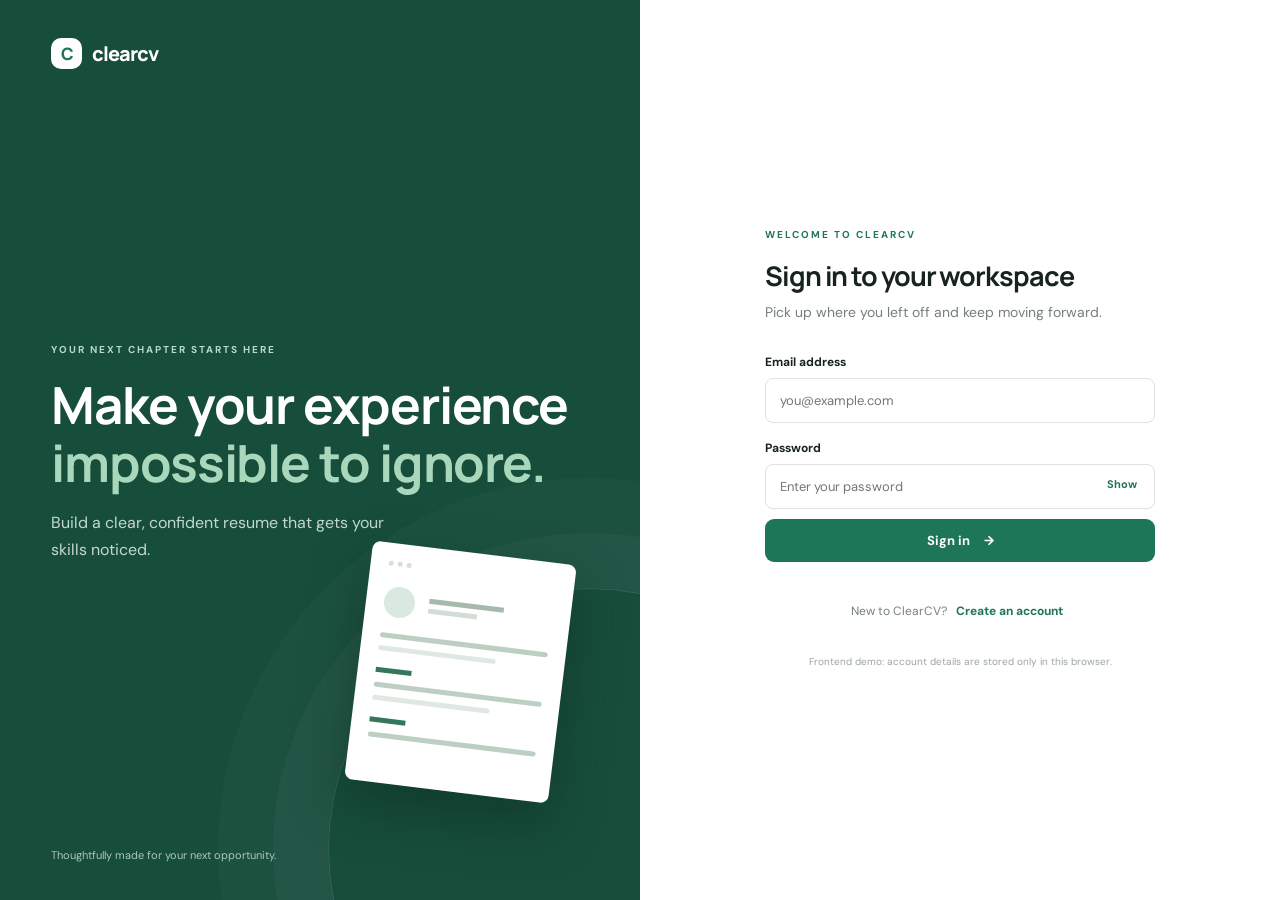
<file: ClearCV_Resume_Builder/index.html>
<!DOCTYPE html>
<html lang="en">
<head>
  <meta charset="UTF-8"><meta name="viewport" content="width=device-width, initial-scale=1.0">
  <title>ClearCV — Resume Builder</title><link rel="stylesheet" href="assets/styles.css">
</head>
<body class="auth-page">
  <main class="auth-shell">
    <section class="auth-brand">
      <a class="brand light" href="index.html"><span class="brand-mark">C</span> clearcv</a>
      <div class="brand-copy">
        <span class="eyebrow">YOUR NEXT CHAPTER STARTS HERE</span>
        <h1>Make your experience<br><em>impossible to ignore.</em></h1>
        <p>Build a clear, confident resume that gets your skills noticed.</p>
      </div>
      <div class="mini-resume">
        <div class="mini-top"><span></span><span></span><span></span></div>
        <div class="mini-profile"><b></b><div><i></i><i></i></div></div>
        <div class="mini-line wide"></div><div class="mini-line"></div>
        <div class="mini-section"></div><div class="mini-line wide"></div><div class="mini-line"></div>
        <div class="mini-section"></div><div class="mini-line wide"></div>
      </div>
      <span class="auth-foot">Thoughtfully made for your next opportunity.</span>
    </section>
    <section class="auth-panel">
      <div class="auth-card">
        <div class="mobile-brand"><a class="brand" href="index.html"><span class="brand-mark">C</span> clearcv</a></div>
        <span class="eyebrow">WELCOME TO CLEARCV</span>
        <h2 id="auth-title">Sign in to your workspace</h2>
        <p class="muted" id="auth-subtitle">Pick up where you left off and keep moving forward.</p>
        <form id="auth-form">
          <label for="name" id="name-label" class="hidden">Full name</label>
          <input id="name" class="hidden" type="text" placeholder="Your full name" autocomplete="name">
          <label for="email">Email address</label>
          <input id="email" type="email" placeholder="you@example.com" required autocomplete="email">
          <label for="password">Password</label>
          <div class="password-wrap"><input id="password" type="password" placeholder="Enter your password" required minlength="4" autocomplete="current-password"><button type="button" class="show-password" id="toggle-password">Show</button></div>
          <button class="btn btn-primary full" id="auth-submit" type="submit">Sign in <span>→</span></button>
          <p class="form-error" id="auth-error" role="alert"></p>
        </form>
        <div class="auth-switch"><span id="switch-copy">New to ClearCV?</span> <button id="switch-mode" type="button">Create an account</button></div>
        <p class="demo-note">Frontend demo: account details are stored only in this browser.</p>
      </div>
    </section>
  </main>
  <script src="assets/app.js"></script>
</body></html>
</file>
<file: ClearCV_Resume_Builder/assets/styles.css>
@import url('https://fonts.googleapis.com/css2?family=DM+Sans:wght@400;500;600;700&family=Manrope:wght@400;500;600;700;800&display=swap');
:root{--ink:#17231f;--muted:#748079;--green:#1e7658;--green-dark:#15563f;--mint:#e8f2ed;--line:#e5eae6;--paper:#fff;--bg:#f6f8f6;--gold:#d9a85b}
*{box-sizing:border-box}body{margin:0;font-family:'DM Sans',sans-serif;color:var(--ink);background:var(--bg)}a{color:inherit;text-decoration:none}button,input,textarea{font:inherit}button{cursor:pointer}.brand{display:inline-flex;align-items:center;gap:10px;font:800 20px Manrope,sans-serif;letter-spacing:-1px}.brand-mark{display:grid;place-items:center;width:31px;height:31px;border-radius:10px;background:var(--green);color:#fff;font:800 17px Manrope}.brand.light{color:white}.brand.light .brand-mark{background:#fff;color:var(--green)}.eyebrow{font-size:10px;letter-spacing:2px;font-weight:700;color:var(--green)}h1,h2,h3,p{margin-top:0}h1,h2,h3{font-family:Manrope,sans-serif;letter-spacing:-1.1px}h1{font-size:clamp(30px,4vw,43px);line-height:1.14;margin:12px 0}h1 em{font-style:normal;color:var(--green)}h2{font-size:24px;margin-bottom:8px}.muted{color:var(--muted);font-size:14px;line-height:1.6}.btn{border:1px solid transparent;border-radius:9px;padding:12px 17px;font-weight:700;font-size:13px;display:inline-flex;align-items:center;justify-content:center;gap:14px;transition:.2s}.btn-primary{background:var(--green);color:#fff}.btn-primary:hover{background:var(--green-dark);transform:translateY(-1px)}.btn-outline{border-color:#cfd9d2;background:#fff;color:var(--ink)}.btn-outline:hover{border-color:var(--green);color:var(--green)}.full{width:100%;margin-top:10px}.hidden{display:none!important}
/* authentication */.auth-page{background:#fff;min-height:100vh}.auth-shell{min-height:100vh;display:grid;grid-template-columns:1fr 1fr}.auth-brand{background:#174d3b;position:relative;overflow:hidden;padding:38px 8%;color:#fff;display:flex;flex-direction:column}.auth-brand:after{content:"";position:absolute;width:520px;height:520px;border:1px solid #ffffff20;border-radius:50%;right:-210px;bottom:-210px;box-shadow:0 0 0 55px #ffffff08,0 0 0 110px #ffffff06}.brand-copy{margin:auto 0;position:relative;z-index:1}.brand-copy .eyebrow{color:#b9d9c9}.brand-copy h1{font-size:clamp(35px,4vw,54px);color:#fff;line-height:1.12;margin:18px 0}.brand-copy h1 em{color:#a9d7bc}.brand-copy p{color:#c5d8ce;max-width:350px;line-height:1.7}.mini-resume{position:absolute;right:12%;bottom:12%;width:205px;height:240px;background:#fff;border-radius:8px;padding:18px;transform:rotate(7deg);box-shadow:0 22px 50px #0c2c2280;z-index:1}.mini-top{display:flex;gap:4px;margin-bottom:20px}.mini-top span{width:5px;height:5px;border-radius:50%;background:#d5e1d9}.mini-profile{display:flex;align-items:center;gap:9px;margin-bottom:16px}.mini-profile>b{width:31px;height:31px;border-radius:50%;background:#d9e9df}.mini-profile i{display:block;width:75px;height:5px;background:#a6b9ac;margin:5px}.mini-profile i+ i{width:49px;background:#d3ddd6}.mini-line{height:5px;width:70%;background:#e0e8e2;margin:8px 0;border-radius:3px}.mini-line.wide{width:100%;background:#bdcfc3}.mini-section{width:36px;height:5px;background:#34775a;margin:17px 0 10px}.auth-foot{font-size:11px;color:#a9c8b8;position:relative;z-index:1}.auth-panel{display:grid;place-items:center;padding:40px 7%}.auth-card{width:min(100%,390px)}.auth-card h2{font-size:27px;margin:14px 0 7px}.auth-card form{margin-top:30px}.auth-card label,.field label{display:block;font-size:12px;font-weight:700;margin:17px 0 8px}.auth-card input,.field input,.field textarea{width:100%;border:1px solid #dce4de;background:#fff;border-radius:8px;padding:13px 14px;outline:none;color:var(--ink);font-size:13px;transition:.2s}.auth-card input:focus,.field input:focus,.field textarea:focus{border-color:var(--green);box-shadow:0 0 0 3px #1e765814}.password-wrap{position:relative}.password-wrap input{padding-right:60px}.show-password{position:absolute;right:12px;top:12px;border:0;background:none;color:var(--green);font-size:11px;font-weight:700}.auth-switch{text-align:center;font-size:12px;color:var(--muted);margin-top:24px}.auth-switch button,.text-button{border:0;background:none;color:var(--green);font-weight:700;font-size:12px}.demo-note{font-size:10px;color:#9aa59e;text-align:center;margin-top:35px}.form-error{font-size:12px;color:#b83d3d;min-height:16px}.mobile-brand{display:none}
/* app */.topbar{height:72px;background:#fff;border-bottom:1px solid var(--line);display:flex;align-items:center;padding:0 5.5%;gap:65px}.topbar nav{display:flex;gap:28px;height:100%;align-items:center}.topbar nav a{height:100%;display:flex;align-items:center;font-size:12px;color:var(--muted);position:relative}.topbar nav a.active{color:var(--green);font-weight:700}.topbar nav a.active:after{content:"";position:absolute;bottom:0;left:0;right:0;height:2px;background:var(--green)}.top-actions{margin-left:auto;display:flex;align-items:center;gap:20px}.user-chip{background:var(--mint);padding:8px 12px;border-radius:30px;color:var(--green);font-size:11px;font-weight:700}.save-status{font-size:11px;color:var(--green)}.dashboard-wrap,.builder-wrap,.preview-wrap{max-width:1160px;margin:0 auto;padding:54px 30px}.welcome-row{display:flex;justify-content:space-between;align-items:center;gap:25px}.welcome-row h1{max-width:650px}.welcome-row .muted{margin-bottom:0}.stats-row{display:grid;grid-template-columns:repeat(3,1fr);gap:14px;margin:38px 0 52px}.stat-card{background:#fff;border:1px solid var(--line);border-radius:12px;padding:20px 22px}.stat-card span{display:block;color:#8a968e;font-size:9px;letter-spacing:1.5px;font-weight:700;margin-bottom:12px}.stat-card strong{font:700 23px Manrope}.stat-card .stat-next{font-size:15px;color:var(--green)}.section-heading{display:flex;align-items:end;justify-content:space-between;margin-bottom:18px}.section-heading h2{font-size:21px;margin:0 0 5px}.section-heading p{margin:0}.subtle-link{font-size:12px;color:var(--green);font-weight:700}.resume-grid{display:grid;grid-template-columns:repeat(3,1fr);gap:18px}.new-resume-card,.resume-card{background:#fff;border:1px solid var(--line);border-radius:12px;min-height:220px;overflow:hidden}.new-resume-card a{display:flex;flex-direction:column;align-items:center;justify-content:center;text-align:center;height:220px;padding:25px}.plus-circle{width:43px;height:43px;border-radius:50%;display:grid;place-items:center;background:var(--mint);color:var(--green);font-size:25px;margin-bottom:15px}.new-resume-card b{font-size:13px}.new-resume-card small{color:var(--muted);font-size:11px;margin-top:7px;max-width:190px;line-height:1.5}.resume-card{padding:17px}.resume-thumb{height:125px;background:#f3f6f3;border-radius:7px;padding:18px 23px;display:flex;flex-direction:column;gap:7px}.resume-thumb b{height:7px;width:45%;background:#7d9c88;margin-bottom:7px}.resume-thumb i{height:4px;width:90%;background:#d0ddd3}.resume-thumb i:nth-child(3){width:65%}.resume-meta{display:flex;justify-content:space-between;align-items:center;margin-top:15px}.resume-meta b{font-size:12px}.resume-meta small{display:block;color:var(--muted);font-size:10px;margin-top:4px}.resume-meta a{font-size:11px;color:var(--green);font-weight:700}
/* builder */.builder-wrap{padding-top:35px}.builder-heading{display:flex;align-items:end;justify-content:space-between;margin-bottom:32px}.builder-heading h1{font-size:35px;margin:10px 0 5px}.builder-heading p{margin:0}.back-link{font-size:11px;color:var(--green);font-weight:700}.builder-actions{display:flex;gap:9px}.editor-layout{display:grid;grid-template-columns:245px 1fr;gap:24px;align-items:start}.editor-sidebar{background:#fff;border:1px solid var(--line);border-radius:12px;padding:12px;position:sticky;top:20px}.side-step{display:flex;gap:12px;padding:14px 9px;border-radius:8px;align-items:flex-start}.side-step.active{background:var(--mint)}.side-step>span{font:700 11px Manrope;color:var(--green);padding-top:2px}.side-step b{display:block;font-size:11px}.side-step small{display:block;color:var(--muted);font-size:10px;margin-top:5px}.tip-box{margin:16px 5px 4px;padding:14px;background:#f8f6f0;border-radius:8px}.tip-box b{font-size:11px}.tip-box p{font-size:10px;line-height:1.5;color:#7d7b70;margin:6px 0 0}.form-panel{background:#fff;border:1px solid var(--line);border-radius:12px;padding:30px 34px}.form-section{padding-bottom:28px;margin-bottom:27px;border-bottom:1px solid var(--line)}.form-section:last-of-type{border:0;margin-bottom:0}.form-section-head{display:flex;gap:13px;align-items:flex-start;margin-bottom:19px}.section-number{width:29px;height:29px;display:grid;place-items:center;border-radius:8px;background:var(--mint);color:var(--green);font:700 11px Manrope}.form-section-head h2{font-size:17px;margin:0 0 4px}.form-section-head p{font-size:11px;margin:0}.field-grid{display:grid;grid-template-columns:1fr 1fr;gap:0 18px}.field.full-field{grid-column:1/-1}.field label{margin:11px 0 7px}.field input,.field textarea{font-size:12px;padding:12px}.field textarea{resize:vertical;line-height:1.6}.form-bottom{display:flex;justify-content:space-between;align-items:center;padding-top:22px;border-top:1px solid var(--line)}.form-bottom .muted{font-size:10px;margin:0}
/* preview */.preview-wrap{max-width:1000px;padding-top:35px}.preview-toolbar{display:flex;align-items:end;justify-content:space-between;margin-bottom:24px}.preview-toolbar h1{font-size:33px;margin:8px 0 0}.resume-paper{background:#fff;max-width:790px;min-height:950px;margin:0 auto;padding:62px 70px;box-shadow:0 12px 45px #20352b12;border:1px solid #edf0ed}.paper-header{border-bottom:2px solid var(--green);padding-bottom:22px;margin-bottom:28px}.paper-header h1{font-size:34px;letter-spacing:-1.5px;margin:0 0 6px;color:#1c3328}.paper-header>p{font-size:14px;color:var(--green);font-weight:600;margin-bottom:13px}.paper-contact{font-size:10px;color:#6f7d74;display:flex;flex-wrap:wrap;gap:7px 15px}.paper-section{margin:25px 0}.paper-section h2{font-size:12px;letter-spacing:1.5px;text-transform:uppercase;color:var(--green);border-bottom:1px solid #e6ece7;padding-bottom:8px;margin-bottom:12px}.paper-section p{font-size:11px;line-height:1.8;color:#445249;margin:0}.preline{white-space:pre-line}.paper-skills{display:flex;flex-wrap:wrap;gap:7px}.paper-skills span{font-size:10px;padding:6px 10px;background:#edf4ef;border-radius:4px;color:#315d46}.preview-note{text-align:center;color:var(--muted);font-size:11px;margin:18px 0 40px}
@media(max-width:800px){.auth-shell{grid-template-columns:1fr}.auth-brand{display:none}.auth-panel{min-height:100vh;padding:28px}.mobile-brand{display:block;margin-bottom:55px}.topbar{padding:0 18px;gap:18px}.topbar nav{gap:12px}.topbar nav a{font-size:10px}.user-chip{display:none}.dashboard-wrap,.builder-wrap,.preview-wrap{padding:35px 18px}.welcome-row,.builder-heading,.preview-toolbar{align-items:flex-start;flex-direction:column}.stats-row{gap:8px}.stat-card{padding:14px}.stat-card strong{font-size:18px}.resume-grid{grid-template-columns:repeat(2,1fr)}.editor-layout{grid-template-columns:1fr}.editor-sidebar{position:static;display:grid;grid-template-columns:1fr 1fr}.tip-box{display:none}.form-panel{padding:23px 18px}.builder-actions{width:100%}.builder-actions .btn{flex:1}.resume-paper{padding:38px 28px;min-height:800px}}@media(max-width:520px){.topbar{height:auto;min-height:66px;flex-wrap:wrap;padding:12px 16px;gap:8px}.topbar nav{order:3;width:100%;height:32px}.topbar nav a{height:32px}.top-actions{gap:7px}.top-actions .text-button{font-size:10px}.welcome-row h1{font-size:31px}.stats-row{grid-template-columns:1fr}.stat-card{display:flex;justify-content:space-between;align-items:center}.stat-card span{margin:0}.resume-grid{grid-template-columns:1fr}.editor-sidebar{grid-template-columns:1fr 1fr}.side-step{padding:10px 5px}.field-grid{grid-template-columns:1fr}.field.full-field{grid-column:auto}.form-bottom{align-items:flex-start;gap:12px;flex-direction:column}.resume-paper{padding:30px 22px}.paper-header h1{font-size:27px}.preview-toolbar .builder-actions{width:100%}}
@media print{body{background:#fff}.no-print,.topbar{display:none!important}.preview-wrap{padding:0;max-width:none}.resume-paper{box-shadow:none;border:0;max-width:none;min-height:0;padding:15mm 17mm;margin:0}.paper-section{break-inside:avoid}.paper-header{break-after:avoid}@page{size:A4;margin:0}}
</file>
